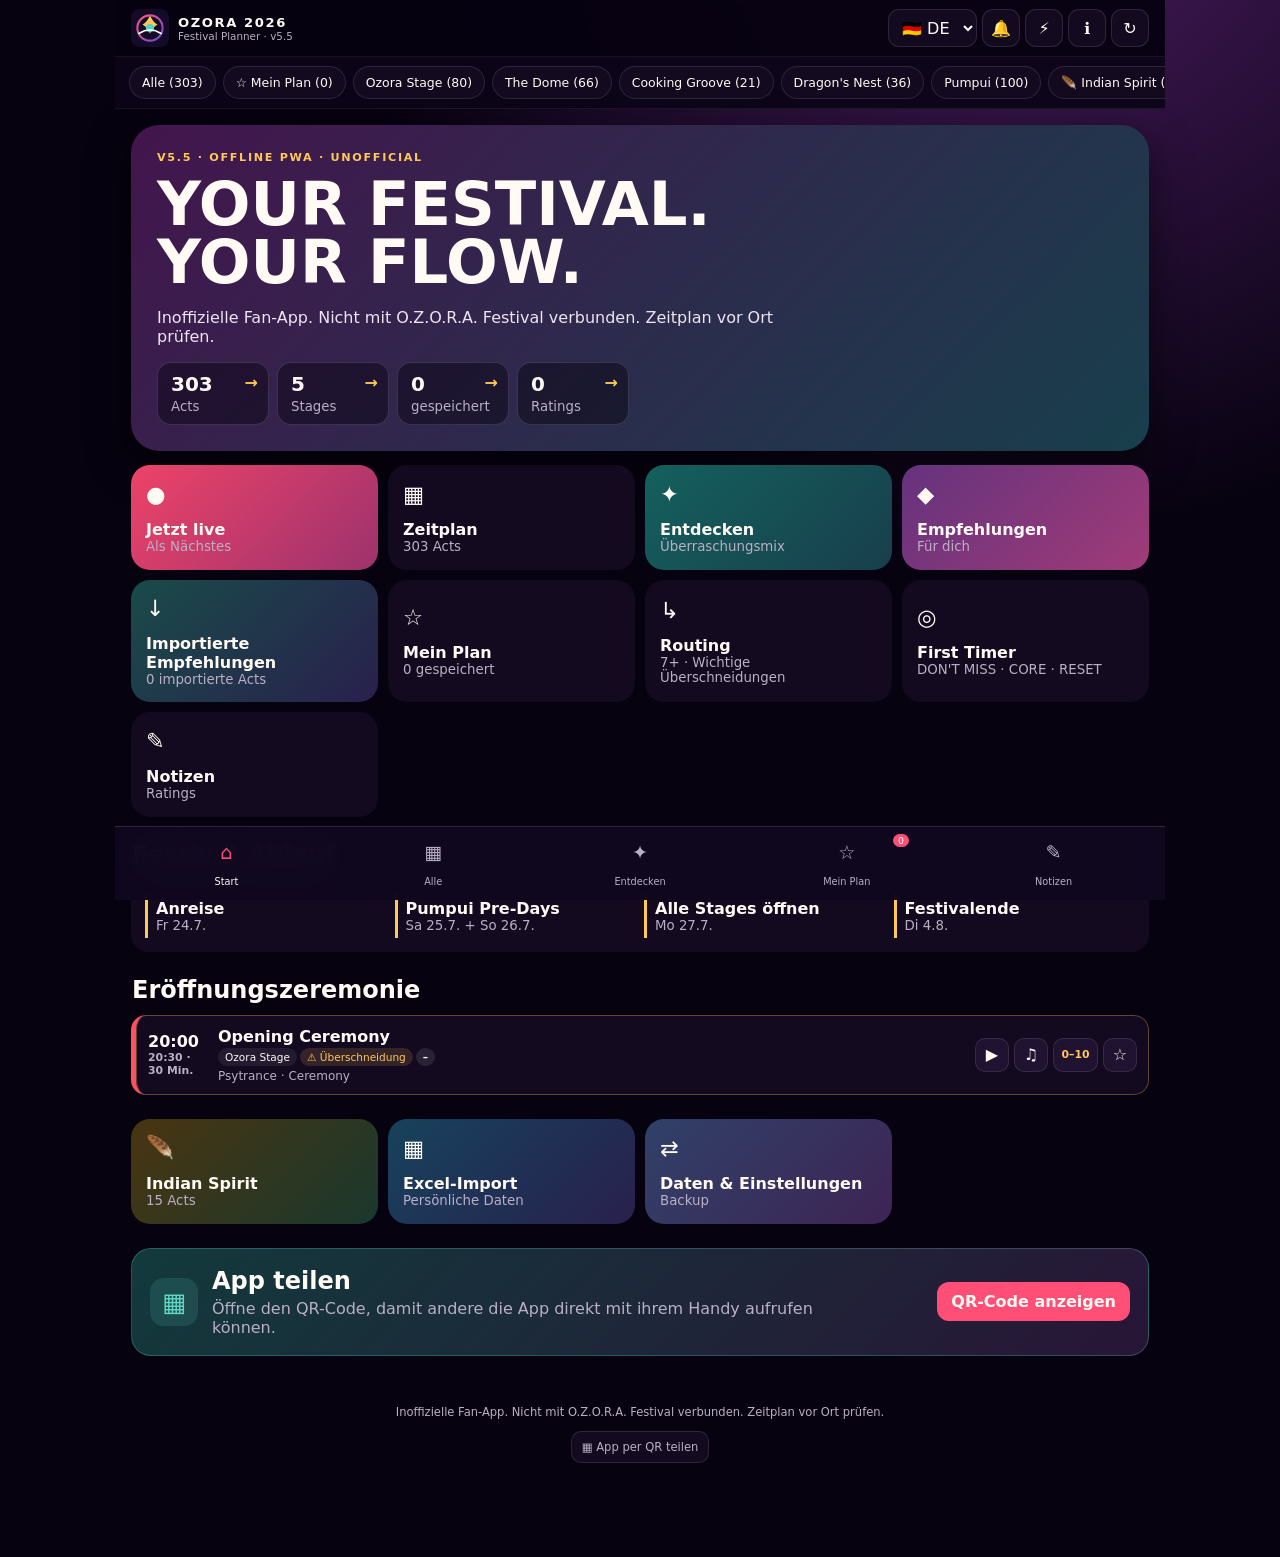
<file: index.html>
<!doctype html>
<html lang="de">
<head>
  <meta charset="utf-8">
  <meta name="viewport" content="width=device-width,initial-scale=1,viewport-fit=cover">
  <meta name="theme-color" content="#06020f">
  <meta name="description" content="Inoffizieller mehrsprachiger Offline-Festivalplaner für Ozora 2026">
  <meta name="apple-mobile-web-app-capable" content="yes">
  <meta name="apple-mobile-web-app-status-bar-style" content="black-translucent">
  <meta name="apple-mobile-web-app-title" content="Ozora 2026">
  <link rel="manifest" href="manifest.json?v=550">
  <link rel="icon" href="icon.svg?v=550" type="image/svg+xml">
  <link rel="apple-touch-icon" href="icon-192.png?v=550">
  <link rel="stylesheet" href="styles.css?v=550">
  <link rel="stylesheet" href="artist-profile.css?v=550">
  <title>Ozora 2026 Planner</title>
</head>
<body>
  <div class="app-shell">
    <header class="topbar">
      <button class="brand" data-route="home" aria-label="Start"><img src="icon.svg?v=550" alt=""><span><b>OZORA 2026</b><small>Festival Planner · v5.5</small></span></button>
      <div class="top-actions">
        <select id="language" aria-label="Sprache"><option value="de">🇩🇪 DE</option><option value="en">🇬🇧 EN</option><option value="es">🇪🇸 ES</option><option value="hu">🇭🇺 HU</option></select>
        <button id="reminderButton" class="icon-button" title="Erinnerungen">🔔</button>
        <button id="compactButton" class="icon-button" title="Kompaktmodus">⚡</button>
        <button id="infoButton" class="icon-button" title="Anleitung">ℹ️</button>
        <button id="cacheButton" class="icon-button" title="Cache leeren">↻</button>
      </div>
    </header>

    <nav id="featureTabs" class="feature-tabs" aria-label="Bereiche"></nav>
    <main id="app" tabindex="-1"></main>

    <footer>
      <p data-i18n="disclaimer">Inoffizielle Fan-App. Nicht mit O.Z.O.R.A. Festival verbunden.</p>
      <div class="footer-actions">
        <button id="qrButton" data-i18n="shareApp">▦ App per QR teilen</button>
      </div>
    </footer>

    <nav class="bottom-nav" aria-label="Hauptnavigation">
      <button data-route="home"><span>⌂</span><small data-i18n="home">Start</small></button>
      <button data-route="schedule"><span>▦</span><small data-i18n="all">Alle</small></button>
      <button data-route="discover"><span>✦</span><small data-i18n="discover">Entdecken</small></button>
      <button data-route="plan"><span>☆</span><small data-i18n="myPlan">Mein Plan</small><i id="planCount">0</i></button>
      <button data-route="journal"><span>✎</span><small data-i18n="journal">Notizen</small></button>
    </nav>
  </div>

  <dialog id="artistDialog" class="modal"><button class="dialog-close" aria-label="Schließen">×</button><div id="artistContent"></div></dialog>
  <dialog id="infoDialog" class="modal wide"><button class="dialog-close" aria-label="Schließen">×</button><div id="infoContent"></div></dialog>
  <dialog id="introDialog" class="modal intro-modal"><img src="icon.svg?v=550" alt=""><h1>OZORA 2026</h1><p data-i18n="chooseLanguage">Wähle deine Sprache</p><div class="intro-langs"><button data-lang="de">🇩🇪 Deutsch</button><button data-lang="en">🇬🇧 English</button><button data-lang="es">🇪🇸 Español</button><button data-lang="hu">🇭🇺 Magyar</button></div><button id="introContinue" class="primary" data-i18n="continue">Weiter</button></dialog>
  <dialog id="qrDialog" class="modal qr-modal"><button class="dialog-close" aria-label="Schließen">×</button><div id="qrContent"></div></dialog>
  <dialog id="reminderDialog" class="modal"><button class="dialog-close" aria-label="Schließen">×</button><div id="reminderContent"></div></dialog>
  <div id="toast" role="status" aria-live="polite"></div>

  <script src="jszip.min.js?v=550" defer></script>
  <script src="schedule-data.js?v=550" defer></script>
  <script src="xlsx-import.js?v=550" defer></script>
  <script src="app.js?v=550" defer></script>
</body>
</html>
</file>
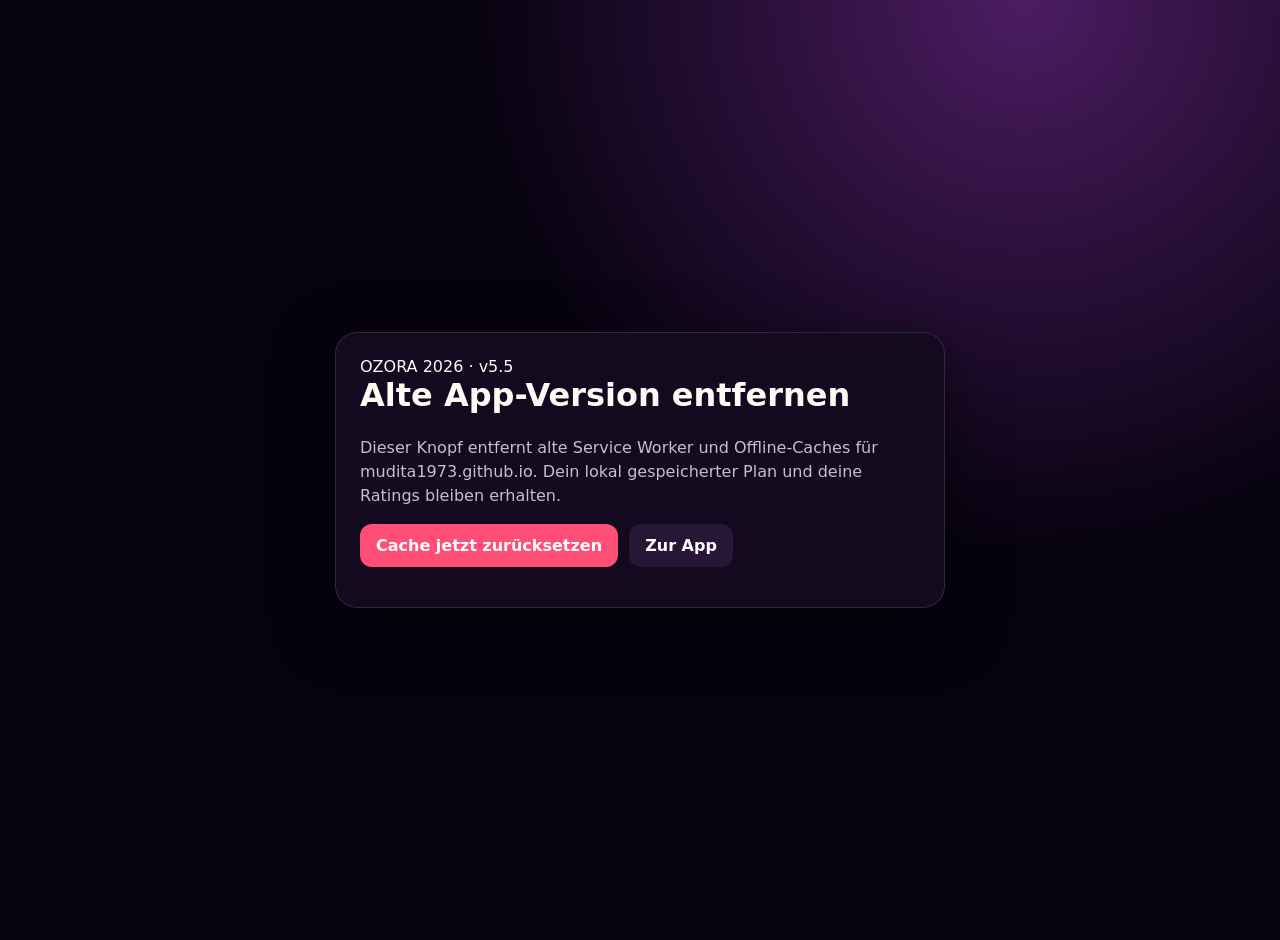
<file: cache-reset.html>
<!doctype html>
<html lang="de">
<head>
  <meta charset="utf-8">
  <meta name="viewport" content="width=device-width,initial-scale=1">
  <meta name="theme-color" content="#06020f">
  <link rel="icon" href="icon.svg?v=550" type="image/svg+xml">
  <title>Ozora 2026 – Cache zurücksetzen</title>
  <style>
    :root{color-scheme:dark;font-family:system-ui,sans-serif;background:#06020f;color:#fffaf3}body{min-height:100vh;margin:0;display:grid;place-items:center;padding:20px;background:radial-gradient(circle at 80% 0,#4c1c62,transparent 40%),#06020f}.box{width:min(560px,100%);background:#130a20;border:1px solid #ffffff20;border-radius:22px;padding:24px;box-shadow:0 18px 60px #0009}h1{margin-top:0}p{color:#c8bdd1;line-height:1.5}button,a{display:inline-block;border:0;border-radius:12px;padding:12px 16px;font:inherit;font-weight:800;text-decoration:none}.reset{background:#ff4f76;color:white}.back{background:#281637;color:white;margin-left:6px}#status{color:#ffc857;font-weight:800}
  </style>
</head>
<body>
  <main class="box">
    <div>OZORA 2026 · v5.5</div>
    <h1>Alte App-Version entfernen</h1>
    <p>Dieser Knopf entfernt alte Service Worker und Offline-Caches für mudita1973.github.io. Dein lokal gespeicherter Plan und deine Ratings bleiben erhalten.</p>
    <button class="reset" id="reset">Cache jetzt zurücksetzen</button>
    <a class="back" href="./?v=550">Zur App</a>
    <p id="status" role="status"></p>
  </main>
  <script>
    document.querySelector('#reset').addEventListener('click',async()=>{
      const status=document.querySelector('#status');
      status.textContent='Cache wird entfernt …';
      try{
        if('serviceWorker'in navigator){const registrations=await navigator.serviceWorker.getRegistrations();await Promise.all(registrations.map(registration=>registration.unregister()))}
        if('caches'in window){const keys=await caches.keys();await Promise.all(keys.map(key=>caches.delete(key)))}
        status.textContent='Fertig. Die aktuelle App wird geladen …';
        setTimeout(()=>location.replace(`./?fresh=${Date.now()}`),800);
      }catch(error){status.textContent='Zurücksetzen fehlgeschlagen. Bitte die Website-Daten in Safari löschen.'}
    });
  </script>
</body>
</html>
</file>
<file: styles.css>
:root{--bg:#06020f;--surface:#130a20;--surface2:#201231;--text:#fffaf3;--muted:#b9afc6;--accent:#ff4f76;--gold:#ffc857;--radius:20px;--shadow:0 14px 42px #0008;color-scheme:dark;font-family:Inter,ui-sans-serif,system-ui,-apple-system,sans-serif}
*{box-sizing:border-box}html{background:var(--bg)}body{margin:0;background:radial-gradient(circle at 80% -10%,#4c1c62 0,transparent 35%),var(--bg);color:var(--text);min-height:100vh}button,select,input,textarea{font:inherit}button{color:inherit;cursor:pointer}a{color:inherit}.app-shell{max-width:1050px;margin:auto;min-height:100vh;padding-bottom:86px}.topbar{position:sticky;top:0;z-index:30;display:flex;align-items:center;justify-content:space-between;padding:9px 16px;background:#06020fee;backdrop-filter:blur(18px);border-bottom:1px solid #fff1}.brand{display:flex;gap:9px;align-items:center;background:none;border:0;text-align:left;padding:0}.brand img{width:38px;height:38px}.brand b{display:block;letter-spacing:.12em;font-size:.82rem}.brand small{display:block;color:var(--muted);font-size:.65rem}.top-actions{display:flex;gap:5px;align-items:center}.top-actions select,.icon-button{height:38px;border:1px solid #ffffff1c;background:var(--surface);border-radius:11px;padding:0 9px}.icon-button{width:38px;padding:0}.feature-tabs{position:sticky;top:57px;z-index:25;display:flex;gap:7px;overflow-x:auto;background:#0b0517ed;padding:9px 14px;border-bottom:1px solid #fff1;scrollbar-width:none}.feature-tabs button{white-space:nowrap;border:1px solid #ffffff1c;background:var(--surface);padding:8px 12px;border-radius:999px;font-size:.78rem}.feature-tabs button.active{background:var(--text);color:var(--bg)}main{padding:16px}.hero{padding:26px;border-radius:28px;background:linear-gradient(135deg,#43154d,#183f4c);box-shadow:var(--shadow)}.eyebrow{color:var(--gold);font-size:.7rem;font-weight:900;letter-spacing:.15em;text-transform:uppercase}.hero h1{font-size:clamp(2rem,7vw,3.8rem);line-height:.95;margin:12px 0}.hero p{max-width:620px;color:#eee4f2}.stats{display:flex;gap:8px;flex-wrap:wrap}.stat{background:#07031177;border:1px solid #fff2;padding:9px 13px;border-radius:14px}.stat b{display:block;font-size:1.25rem}.stat small{color:var(--muted)}.quick-grid,.card-grid{display:grid;grid-template-columns:repeat(2,1fr);gap:10px;margin-top:14px}.quick{min-height:105px;border:0;border-radius:19px;background:var(--surface);padding:15px;text-align:left}.quick span,.quick strong,.quick small{display:block}.quick span{font-size:1.4rem}.quick strong{margin-top:13px}.quick small{color:var(--muted)}.quick.hot{background:linear-gradient(135deg,#ed4368,#9d326d)}.section-head{display:flex;align-items:end;justify-content:space-between;gap:12px;margin:24px 1px 11px}.section-head h1,.section-head h2{margin:0}.section-head p{color:var(--muted);margin:4px 0 0}.festival-box{display:grid;grid-template-columns:repeat(4,1fr);gap:8px;background:var(--surface);padding:14px;border-radius:18px}.festival-step{border-left:3px solid var(--gold);padding:5px 8px}.festival-step b,.festival-step small{display:block}.festival-step small{color:var(--muted)}.controls{display:grid;gap:9px;margin-bottom:13px}.search{width:100%;border:1px solid #ffffff1c;background:var(--surface);color:var(--text);border-radius:14px;padding:12px 14px}.filter-row{display:flex;gap:7px;overflow-x:auto;scrollbar-width:none}.filter-row button{white-space:nowrap;border:1px solid #ffffff1c;background:var(--surface);padding:8px 12px;border-radius:999px}.filter-row button.active{background:var(--text);color:var(--bg)}.timeline{display:grid;gap:8px}.act-card{--stage:#888;position:relative;background:var(--surface);border-left:5px solid var(--stage);border-radius:15px;padding:12px;overflow:hidden}.act-card.epic{background:#25112f}.act-main{display:grid;grid-template-columns:60px 1fr auto;gap:10px;align-items:center}.time{font-weight:900}.time small{display:block;color:var(--muted);font-size:.68rem}.artist-button{display:block;border:0;background:none;padding:0;text-align:left;font-weight:850;font-size:1rem}.meta{font-size:.75rem;color:var(--muted);margin-top:3px}.stage-badge,.tag,.status-badge,.rating-badge{display:inline-block;border-radius:999px;padding:3px 7px;font-size:.66rem;background:#ffffff12;margin:2px 3px 0 0}.tag.is{background:#ffca5725;color:var(--gold)}.status-badge.live{background:#28d17c;color:#06170f}.status-badge.next{background:#54a8ff;color:#071423}.rating-badge{background:#ffffff18;font-weight:800}.row-actions{display:flex;align-items:center;gap:5px}.row-actions button,.row-actions a{border:1px solid #ffffff1a;background:var(--surface2);text-decoration:none;border-radius:10px;min-width:34px;height:34px;display:grid;place-items:center}.row-actions .saved{background:var(--accent)}.details{display:none;border-top:1px solid #fff1;margin-top:10px;padding-top:10px}.act-card.open .details{display:block}.rating-sliders{display:grid;grid-template-columns:1fr 1fr;gap:12px}.rating-sliders label{font-size:.73rem;color:var(--muted)}input[type=range]{width:100%;accent-color:var(--accent)}textarea{width:100%;min-height:72px;border:1px solid #ffffff1c;border-radius:12px;background:#090414;color:var(--text);padding:10px;margin-top:8px;resize:vertical}.primary,.danger,.secondary{border:0;border-radius:12px;padding:10px 14px;font-weight:800}.primary{background:var(--accent)}.secondary{background:var(--surface2)}.danger{background:#8e2941}.empty{background:var(--surface);border-radius:18px;padding:44px 20px;text-align:center;color:var(--muted)}.plan-actions{display:flex;gap:8px;flex-wrap:wrap}.day-group{margin-bottom:22px}.day-group h2{position:sticky;top:106px;z-index:8;background:var(--bg);padding:8px 2px;margin:0 0 8px}.conflict{border:1px solid #ffb65755;background:#2a1718;padding:13px;border-radius:15px;margin-bottom:8px}.conflict strong{color:var(--gold)}.route-day{background:var(--surface);padding:14px;border-radius:18px;margin-bottom:12px}.route-day h2{margin-top:0}.first-grid{display:grid;grid-template-columns:repeat(3,1fr);gap:10px}.first-card{background:var(--surface);border-radius:17px;padding:14px}.first-card h3{margin-top:0}.first-card .dont{color:#ff6c82}.first-card .core{color:var(--gold)}.first-card .reset{color:#62d7c8}.notice{border:1px solid #ffc85755;background:#2a2112;padding:13px;border-radius:14px}.poster-row{display:grid;grid-template-columns:repeat(5,minmax(150px,1fr));gap:10px;overflow-x:auto}.poster-row a{min-width:150px;text-decoration:none;background:var(--surface);padding:7px;border-radius:14px}.poster-row img{display:block;width:100%;aspect-ratio:2048/1763;object-fit:cover;border-radius:9px}.poster-row b{display:block;font-size:.72rem;padding:6px 2px 1px}.bottom-nav{position:fixed;z-index:40;bottom:0;left:50%;transform:translateX(-50%);width:min(1050px,100%);height:74px;display:grid;grid-template-columns:repeat(5,1fr);padding:7px 8px calc(6px + env(safe-area-inset-bottom));background:#10081ff3;backdrop-filter:blur(20px);border-top:1px solid #fff2}.bottom-nav button{position:relative;border:0;background:none;color:var(--muted);display:grid;place-items:center;gap:1px}.bottom-nav span{font-size:1.2rem}.bottom-nav small{font-size:.61rem}.bottom-nav button.active{color:var(--text)}.bottom-nav button.active span{color:var(--accent)}.bottom-nav i{position:absolute;right:20%;top:0;background:var(--accent);color:white;border-radius:99px;padding:1px 5px;font-size:.58rem;font-style:normal}footer{text-align:center;color:var(--muted);font-size:.72rem;padding:22px 16px 8px}.footer-actions{display:flex;justify-content:center;gap:8px}.footer-actions a,.footer-actions button{border:1px solid #ffffff1c;background:var(--surface);border-radius:10px;padding:8px 10px;text-decoration:none}.modal{width:min(560px,calc(100% - 24px));max-height:85vh;overflow:auto;border:1px solid #ffffff20;border-radius:21px;background:var(--surface);color:var(--text);padding:22px;box-shadow:var(--shadow)}.modal::backdrop{background:#030108d9;backdrop-filter:blur(5px)}.dialog-close{float:right;border:0;background:#ffffff12;width:34px;height:34px;border-radius:50%;font-size:1.3rem}.wide{width:min(760px,calc(100% - 24px))}.intro-modal{text-align:center}.intro-modal>img{width:84px}.intro-langs{display:grid;grid-template-columns:1fr 1fr;gap:8px;margin:18px 0}.intro-langs button{padding:12px;border:1px solid #fff2;background:var(--surface2);border-radius:12px}.intro-langs button.selected{outline:2px solid var(--accent)}.qr-modal{text-align:center}.qr-modal img{width:min(300px,90%);background:white;border-radius:12px}.help-section{padding:9px 0;border-bottom:1px solid #fff1}.help-section h3{margin:0 0 4px}.profile-links{display:flex;flex-wrap:wrap;gap:7px}.profile-links a{background:var(--surface2);text-decoration:none;border-radius:10px;padding:9px 11px}#toast{position:fixed;z-index:70;left:50%;bottom:90px;transform:translate(-50%,16px);opacity:0;background:var(--text);color:var(--bg);border-radius:999px;padding:9px 14px;transition:.2s;pointer-events:none;white-space:nowrap}#toast.show{opacity:1;transform:translate(-50%,0)}body.compact .act-card{padding:7px 10px}body.compact .act-main{grid-template-columns:52px 1fr auto}body.compact .meta{font-size:.68rem}body.compact .row-actions a{display:none}
@media(max-width:700px){main{padding:12px}.top-actions select{width:68px}.festival-box{grid-template-columns:1fr 1fr}.first-grid{grid-template-columns:1fr}.poster-row{grid-template-columns:repeat(5,165px)}.rating-sliders{grid-template-columns:1fr}.act-main{grid-template-columns:52px 1fr auto;gap:7px}.row-actions{gap:3px}.row-actions button,.row-actions a{min-width:31px;height:31px}.feature-tabs{top:57px}.day-group h2{top:106px}}

/* v4.5: one-tap ratings remain usable on narrow touch screens. */
.rating-badge{border:0;color:var(--text);font-weight:800}.rating-open{cursor:pointer}.rate-heading{display:flex;justify-content:space-between;gap:10px;align-items:baseline;margin-bottom:8px}.rate-heading small{color:var(--muted);font-size:.72rem;text-align:right}.quick-ratings{display:grid;grid-template-columns:repeat(6,1fr);gap:6px;margin-bottom:12px}.quick-ratings button{min-height:38px;border:1px solid #ffffff25;border-radius:10px;background:var(--surface2);color:var(--text);font-weight:900}.quick-ratings button.selected{background:var(--accent);border-color:var(--accent)}
.row-actions .rate-action{min-width:45px;padding:0 6px;color:var(--gold);font-size:.68rem;font-weight:900}
@media(max-width:420px){.quick-ratings{grid-template-columns:repeat(3,1fr)}.rate-heading{align-items:flex-start;flex-direction:column;gap:3px}.rate-heading small{text-align:left}}
@media(min-width:760px){.card-grid{grid-template-columns:repeat(3,1fr)}.quick-grid{grid-template-columns:repeat(4,1fr)}}
.icon-button.active{background:var(--accent);border-color:transparent;color:#fff}.quick.discover{background:linear-gradient(135deg,#14605d,#183f4c)}.quick.recommend{background:linear-gradient(135deg,#64337d,#a13b78)}.genre-row button{border-color:#62d7c833}.genre-row button.active{background:#62d7c8;color:#061412}.recommendation-list{display:grid;gap:13px}.recommendation-item{background:linear-gradient(145deg,#1c0d2b,#10081f);border:1px solid #ffffff12;border-radius:19px;padding:10px}.recommendation-item .act-card{background:#ffffff08}.recommendation-reason{display:flex;align-items:center;justify-content:space-between;gap:10px;padding:4px 5px 10px}.recommendation-reason b{color:var(--gold)}.recommendation-reason small{color:var(--muted);text-align:right}.reminder-status{display:flex;justify-content:space-between;align-items:center;border-radius:15px;padding:14px;margin:15px 0}.reminder-status b,.reminder-status small{display:block}.reminder-status small{color:var(--muted)}.reminder-status.on{background:#123b2b;border:1px solid #28d17c55}.reminder-status.off{background:#28152e;border:1px solid #ffffff16}.reminder-select{display:flex;justify-content:space-between;align-items:center;gap:14px;background:var(--surface2);border-radius:14px;padding:12px 14px;margin-bottom:10px}.reminder-select select{min-width:80px;border:1px solid #ffffff22;border-radius:10px;background:var(--surface);color:var(--text);padding:8px}.reminder-toggle{width:100%}.reminder-note{font-size:.82rem;line-height:1.45}.danger-note{border-color:#ff4f6255;background:#35131c}.reminder-tag{background:#ff4f7628;color:#ffc4d2}
@media(max-width:430px){.topbar{padding:8px 9px}.brand{gap:5px}.brand img{width:34px;height:34px}.brand b{font-size:.68rem}.brand small{display:none}.top-actions{gap:3px}.top-actions select{width:56px;height:34px;padding:0 5px}.icon-button{width:34px;height:34px}.recommendation-reason{align-items:flex-start;flex-direction:column}.recommendation-reason small{text-align:left}}
.share-panel{display:flex;align-items:center;justify-content:space-between;gap:18px;margin-top:24px;padding:18px;border:1px solid #62d7c844;border-radius:20px;background:linear-gradient(135deg,#123a3c,#281536)}.share-panel>div{display:flex;align-items:center;gap:14px}.share-panel h2{margin:0 0 4px}.share-panel p{margin:0;color:var(--muted);max-width:620px}.share-icon{display:grid;place-items:center;flex:0 0 48px;width:48px;height:48px;border-radius:14px;background:#62d7c822;color:#62d7c8;font-size:1.6rem}.qr-modal .app-url{display:block;margin:10px auto 16px;color:#62d7c8;overflow-wrap:anywhere}.qr-actions{display:grid;grid-template-columns:1fr 1fr;gap:8px}.donation-note{margin-top:16px;padding-top:14px;border-top:1px solid #ffffff17;color:var(--muted);font-size:.82rem}.footer-actions{flex-wrap:wrap}@media(max-width:560px){.share-panel{align-items:stretch;flex-direction:column}.share-panel>button{width:100%}.qr-actions{grid-template-columns:1fr}}
.is-count{display:grid;place-items:center;min-width:52px;height:52px;border-radius:50%;background:#ffc85722;color:var(--gold);font-size:1.25rem;font-weight:900}.is-source{border-color:#ffc85744}.is-quick{background:linear-gradient(135deg,#493511,#1a382d)}.import-quick{background:linear-gradient(135deg,#16425c,#29204d)}.home-tools{margin-top:24px}.import-panel{display:grid;grid-template-columns:auto 1fr auto;align-items:center;gap:16px;background:var(--surface);border:1px solid #ffffff18;border-radius:20px;padding:18px}.import-panel h2,.import-panel p{margin:0 0 5px}.import-icon{display:grid;place-items:center;width:62px;height:62px;border-radius:16px;background:#197047;color:#fff;font-weight:900;font-size:.8rem;letter-spacing:.08em}.file-button{display:inline-grid;place-items:center;position:relative;overflow:hidden;text-align:center}.file-button input{position:absolute;inset:0;opacity:0;cursor:pointer}.template-download{display:block;margin:10px 0;padding:13px 15px;border:1px solid #62d7c844;border-radius:14px;background:#14312f;color:#62d7c8;text-align:center;text-decoration:none;font-weight:800}.import-result{margin-top:15px;padding:18px;border-radius:20px;background:var(--surface);border:1px solid #ffffff18}.import-result h2{margin-top:0}.import-stats{display:grid;grid-template-columns:1fr 1fr;gap:9px;margin:12px 0}.import-stats span{display:flex;flex-direction:column;padding:12px;border-radius:14px;background:var(--surface2);color:var(--muted)}.import-stats b{font-size:1.45rem;color:var(--text)}.import-result details{margin:10px 0;color:var(--muted)}@media(max-width:620px){.import-panel{grid-template-columns:auto 1fr}.import-panel .file-button{grid-column:1/-1;width:100%}.import-stats{grid-template-columns:1fr}}
</file>
<file: artist-profile.css>
.profile-rating-hint {
  margin: -6px 0 12px;
  color: var(--muted);
  font-size: .82rem;
  line-height: 1.4;
}

.profile-occurrences {
  display: grid;
  gap: 10px;
}

.profile-occurrence {
  padding: 12px;
  border: 1px solid #ffffff18;
  border-radius: 15px;
  background: var(--surface2);
}

.profile-occurrence-head {
  display: flex;
  align-items: flex-start;
  justify-content: space-between;
  gap: 12px;
}

.profile-occurrence-head small {
  display: block;
  margin-top: 3px;
  color: var(--muted);
  font-size: .75rem;
}

.profile-rating-label {
  flex: 0 0 auto;
  border-radius: 999px;
  padding: 5px 9px;
  background: #ffffff18;
  color: var(--gold);
  font-size: .72rem;
  font-weight: 900;
}

.profile-score-grid {
  display: grid;
  grid-template-columns: repeat(6, 1fr);
  gap: 5px;
  margin-top: 11px;
}

.profile-score-grid button {
  min-height: 38px;
  border: 1px solid #ffffff25;
  border-radius: 9px;
  background: var(--surface);
  color: var(--text);
  font-weight: 900;
}

.profile-score-grid button.selected {
  border-color: var(--accent);
  background: var(--accent);
  color: #fff;
}

.profile-links {
  margin-bottom: 18px;
}

@media (max-width: 420px) {
  .profile-score-grid {
    grid-template-columns: repeat(4, 1fr);
  }
}

/* Import preview: recognized, importable and unmatched rows. */
.import-stats {
  grid-template-columns: repeat(3, 1fr);
}

@media (max-width: 620px) {
  .import-stats {
    grid-template-columns: 1fr;
  }
}

.imported-tag {
  border: 1px solid #62d7c855;
  background: #62d7c81c;
  color: #86efe1;
  font-weight: 900;
}

.imported-quick {
  background: linear-gradient(135deg, #194b49, #29204d);
}

.imported-count {
  display: grid;
  place-items: center;
  min-width: 52px;
  height: 52px;
  border-radius: 50%;
  background: #62d7c822;
  color: #86efe1;
  font-size: 1.2rem;
  font-weight: 900;
}

.imported-item {
  border-color: #62d7c844;
}

.backup-quick {
  background: linear-gradient(135deg, #304169, #3e2454);
}

.backup-grid {
  display: grid;
  grid-template-columns: 1fr 1fr;
  gap: 12px;
}

.backup-card {
  display: grid;
  grid-template-columns: auto 1fr;
  align-items: center;
  gap: 14px;
  padding: 18px;
  border: 1px solid #ffffff18;
  border-radius: 20px;
  background: var(--surface);
}

.backup-card h2,
.backup-card p {
  margin: 0 0 6px;
}

.backup-card p {
  color: var(--muted);
}

.backup-card > .primary,
.backup-card > .file-button {
  grid-column: 1 / -1;
  width: 100%;
}

.backup-icon {
  display: grid;
  place-items: center;
  width: 58px;
  height: 58px;
  border-radius: 16px;
  background: #62d7c820;
  color: #86efe1;
  font-size: 1.5rem;
  font-weight: 900;
}

.backup-stats {
  display: grid;
  grid-template-columns: repeat(auto-fit, minmax(135px, 1fr));
  gap: 9px;
  margin: 12px 0;
}

.backup-stats span {
  display: flex;
  flex-direction: column;
  min-width: 0;
  padding: 12px;
  border-radius: 14px;
  background: var(--surface2);
  color: var(--muted);
}

.backup-stats b {
  overflow-wrap: anywhere;
  color: var(--text);
  font-size: 1.25rem;
}

.backup-current {
  grid-column: 1 / -1;
  padding: 13px;
  border: 1px solid #62d7c844;
  border-radius: 15px;
  background: #62d7c812;
}

.backup-current > b,
.backup-current small {
  display: block;
}

.backup-current > div {
  display: grid;
  grid-template-columns: 1fr 1fr;
  gap: 8px;
  margin: 9px 0;
}

.backup-current span {
  display: flex;
  flex-direction: column;
  padding: 9px;
  border-radius: 11px;
  background: var(--surface2);
  color: var(--muted);
}

.backup-current strong {
  color: var(--text);
  font-size: 1.3rem;
}

.backup-current small {
  color: var(--muted);
}

.backup-restore {
  width: 100%;
  margin-bottom: 4px;
}

@media (max-width: 620px) {
  .backup-grid,
  .backup-stats {
    grid-template-columns: 1fr;
  }
}

/* v5.4: interactive home statistics and editable stage overview */
.stats .stat-button {
  position: relative;
  min-width: 112px;
  color: var(--text);
  text-align: left;
  transition: transform .16s ease, border-color .16s ease, background .16s ease;
}

.stats .stat-button span {
  position: absolute;
  top: 10px;
  right: 10px;
  color: var(--gold);
  font-weight: 900;
}

.stats .stat-button:hover,
.stats .stat-button:focus-visible {
  transform: translateY(-2px);
  border-color: #ffffff66;
  background: #070311b5;
  outline: none;
}

.stage-overview {
  display: grid;
  grid-template-columns: repeat(2, minmax(0, 1fr));
  gap: 12px;
}

.stage-overview-card {
  display: grid;
  grid-template-columns: 12px 1fr auto;
  gap: 14px;
  align-items: center;
  min-height: 96px;
  padding: 18px;
  border: 1px solid #ffffff1c;
  border-left: 5px solid var(--stage);
  border-radius: 19px;
  background: linear-gradient(120deg, color-mix(in srgb, var(--stage) 17%, var(--surface)), var(--surface));
  color: var(--text);
  text-align: left;
}

.stage-overview-card:hover,
.stage-overview-card:focus-visible {
  border-color: var(--stage);
  outline: none;
}

.stage-overview-card span:nth-child(2),
.stage-overview-card strong,
.stage-overview-card small {
  display: block;
}

.stage-overview-card strong {
  font-size: 1.05rem;
}

.stage-overview-card small {
  margin-top: 4px;
  color: var(--muted);
}

.stage-overview-card > b {
  color: var(--stage);
  font-size: 1.35rem;
}

.stage-overview-dot {
  width: 12px;
  height: 12px;
  border-radius: 50%;
  background: var(--stage);
  box-shadow: 0 0 18px var(--stage);
}

@media (max-width: 620px) {
  .stats .stat-button {
    flex: 1 1 calc(50% - 8px);
  }

  .stage-overview {
    grid-template-columns: 1fr;
  }
}

/* v5.5: Now jump, plan conflicts and chronological day view */
.now-button {
  flex: 0 0 auto;
  min-width: 92px;
  box-shadow: 0 8px 24px #ff4f7633;
}

.act-card.now-target {
  animation: now-pulse 1.15s ease-in-out 2;
  outline: 2px solid var(--gold);
  outline-offset: 3px;
}

@keyframes now-pulse {
  50% {
    box-shadow: 0 0 0 9px #ffc85722, 0 16px 36px #0008;
    transform: translateY(-2px);
  }
}

.plan-view-tools {
  display: grid;
  gap: 9px;
  margin: 0 0 14px;
  padding: 13px;
  border: 1px solid #ffffff1c;
  border-radius: 16px;
  background: var(--surface);
}

.plan-view-tools > span {
  color: var(--muted);
  font-size: .76rem;
  font-weight: 800;
  letter-spacing: .08em;
  text-transform: uppercase;
}

.plan-conflicts {
  margin-bottom: 18px;
  overflow: hidden;
  border: 1px solid #ffb65766;
  border-radius: 18px;
  background: linear-gradient(135deg, #32191d, #211124);
}

.plan-conflict-head {
  display: grid;
  grid-template-columns: auto 1fr auto;
  gap: 12px;
  align-items: center;
  padding: 15px;
}

.plan-conflict-head > span {
  display: grid;
  width: 42px;
  height: 42px;
  place-items: center;
  border-radius: 13px;
  background: #ffb65720;
  font-size: 1.35rem;
}

.plan-conflict-head h2,
.plan-conflict-head p {
  margin: 0;
}

.plan-conflict-head p {
  margin-top: 3px;
  color: var(--muted);
  font-size: .78rem;
}

.plan-conflict-head > b {
  display: grid;
  min-width: 34px;
  height: 34px;
  place-items: center;
  border-radius: 999px;
  background: var(--gold);
  color: #241401;
}

.plan-conflict-list {
  display: grid;
  gap: 1px;
  background: #ffffff12;
}

.plan-conflict-list article {
  display: grid;
  gap: 4px;
  padding: 12px 15px;
  background: #160b1e;
}

.plan-conflict-list strong {
  color: var(--gold);
  font-size: .78rem;
}

.plan-conflict-list span {
  overflow-wrap: anywhere;
  color: var(--muted);
  font-size: .76rem;
}

.act-card.conflict-act {
  box-shadow: inset 0 0 0 1px #ffb65755;
}

.conflict-tag {
  background: #ffb65724;
  color: var(--gold);
}

.plan-gap {
  position: relative;
  display: grid;
  min-height: 44px;
  place-items: center;
  color: #86efe1;
  font-size: .75rem;
}

.plan-gap::before {
  position: absolute;
  top: 0;
  bottom: 0;
  left: 26px;
  width: 1px;
  background: #62d7c855;
  content: '';
}

.plan-gap span {
  position: relative;
  z-index: 1;
  padding: 6px 11px;
  border: 1px solid #62d7c844;
  border-radius: 999px;
  background: #0b171b;
}

@media (max-width: 620px) {
  .plan-conflict-head {
    grid-template-columns: auto 1fr auto;
    padding: 12px;
  }

  .plan-conflict-head > span {
    width: 36px;
    height: 36px;
  }

  .plan-conflict-head h2 {
    font-size: 1rem;
  }

  .now-button {
    min-width: 82px;
    padding-inline: 11px;
  }
}
</file>
